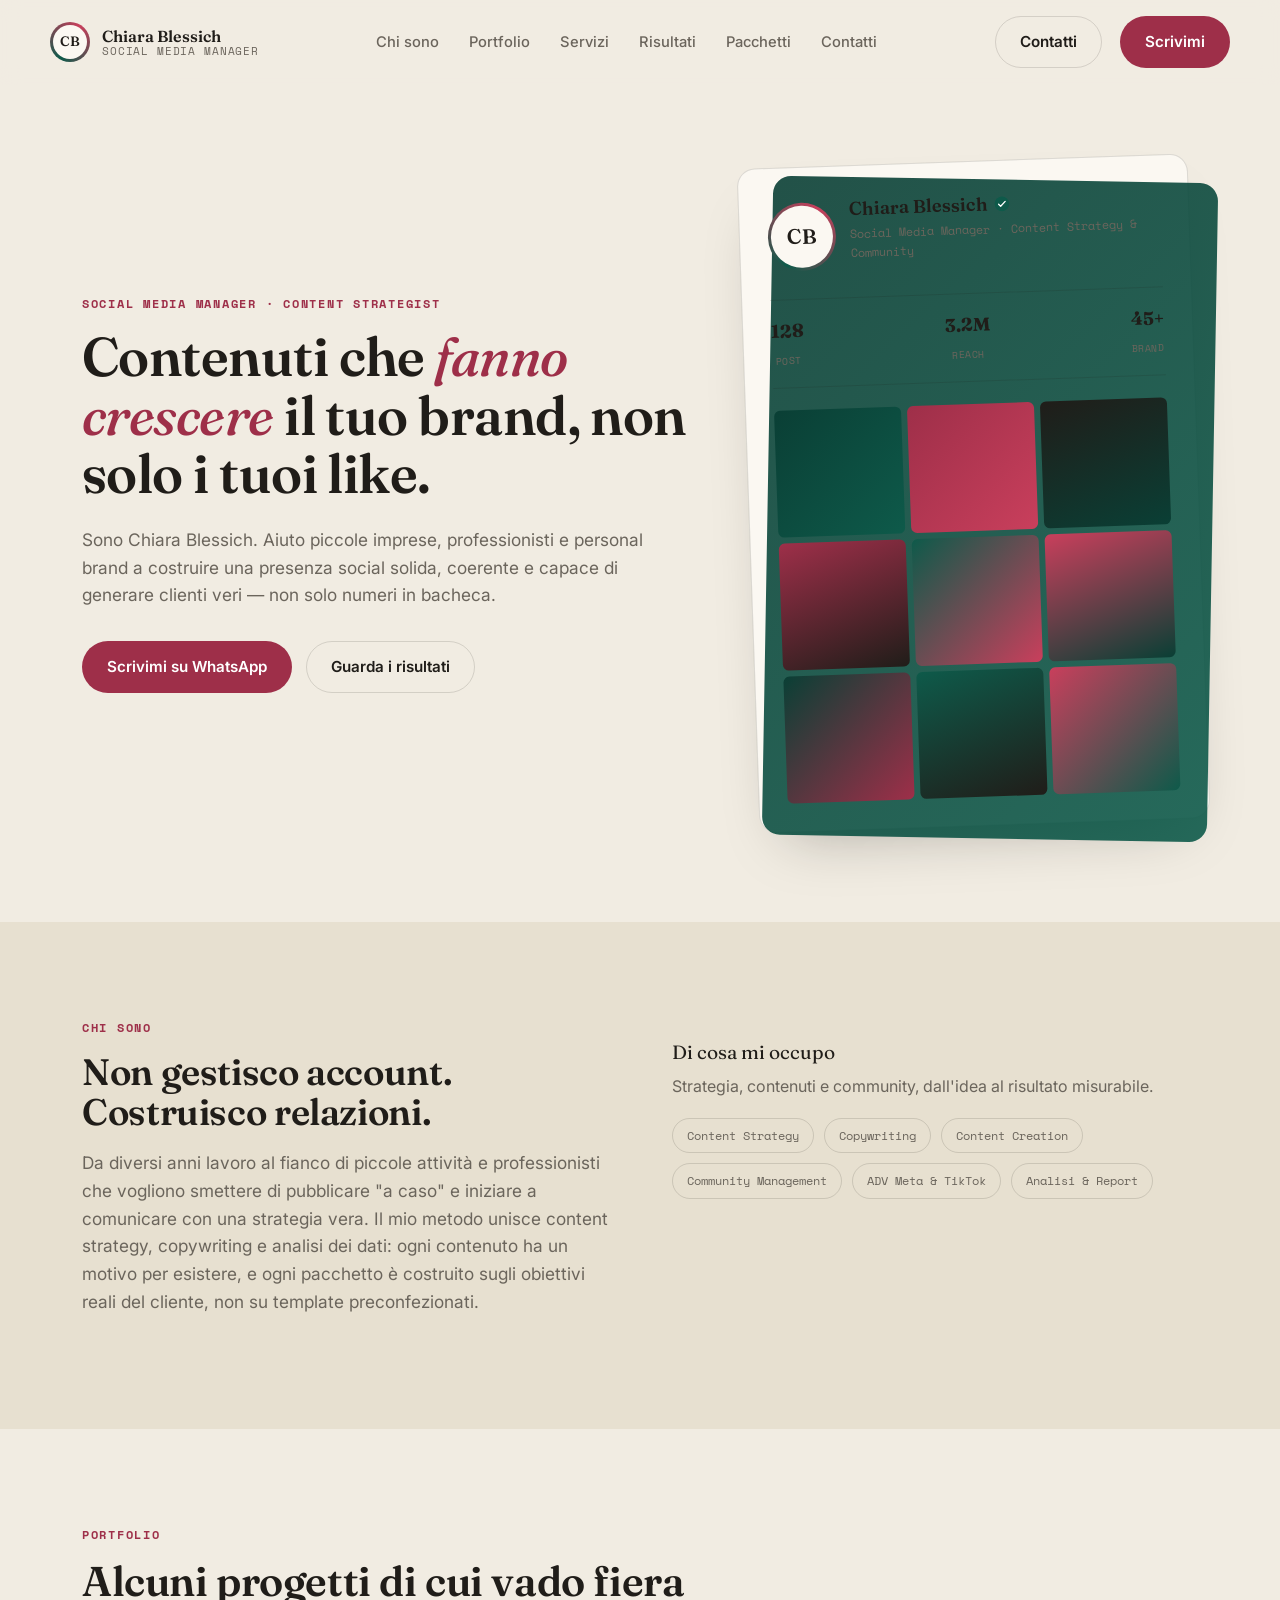
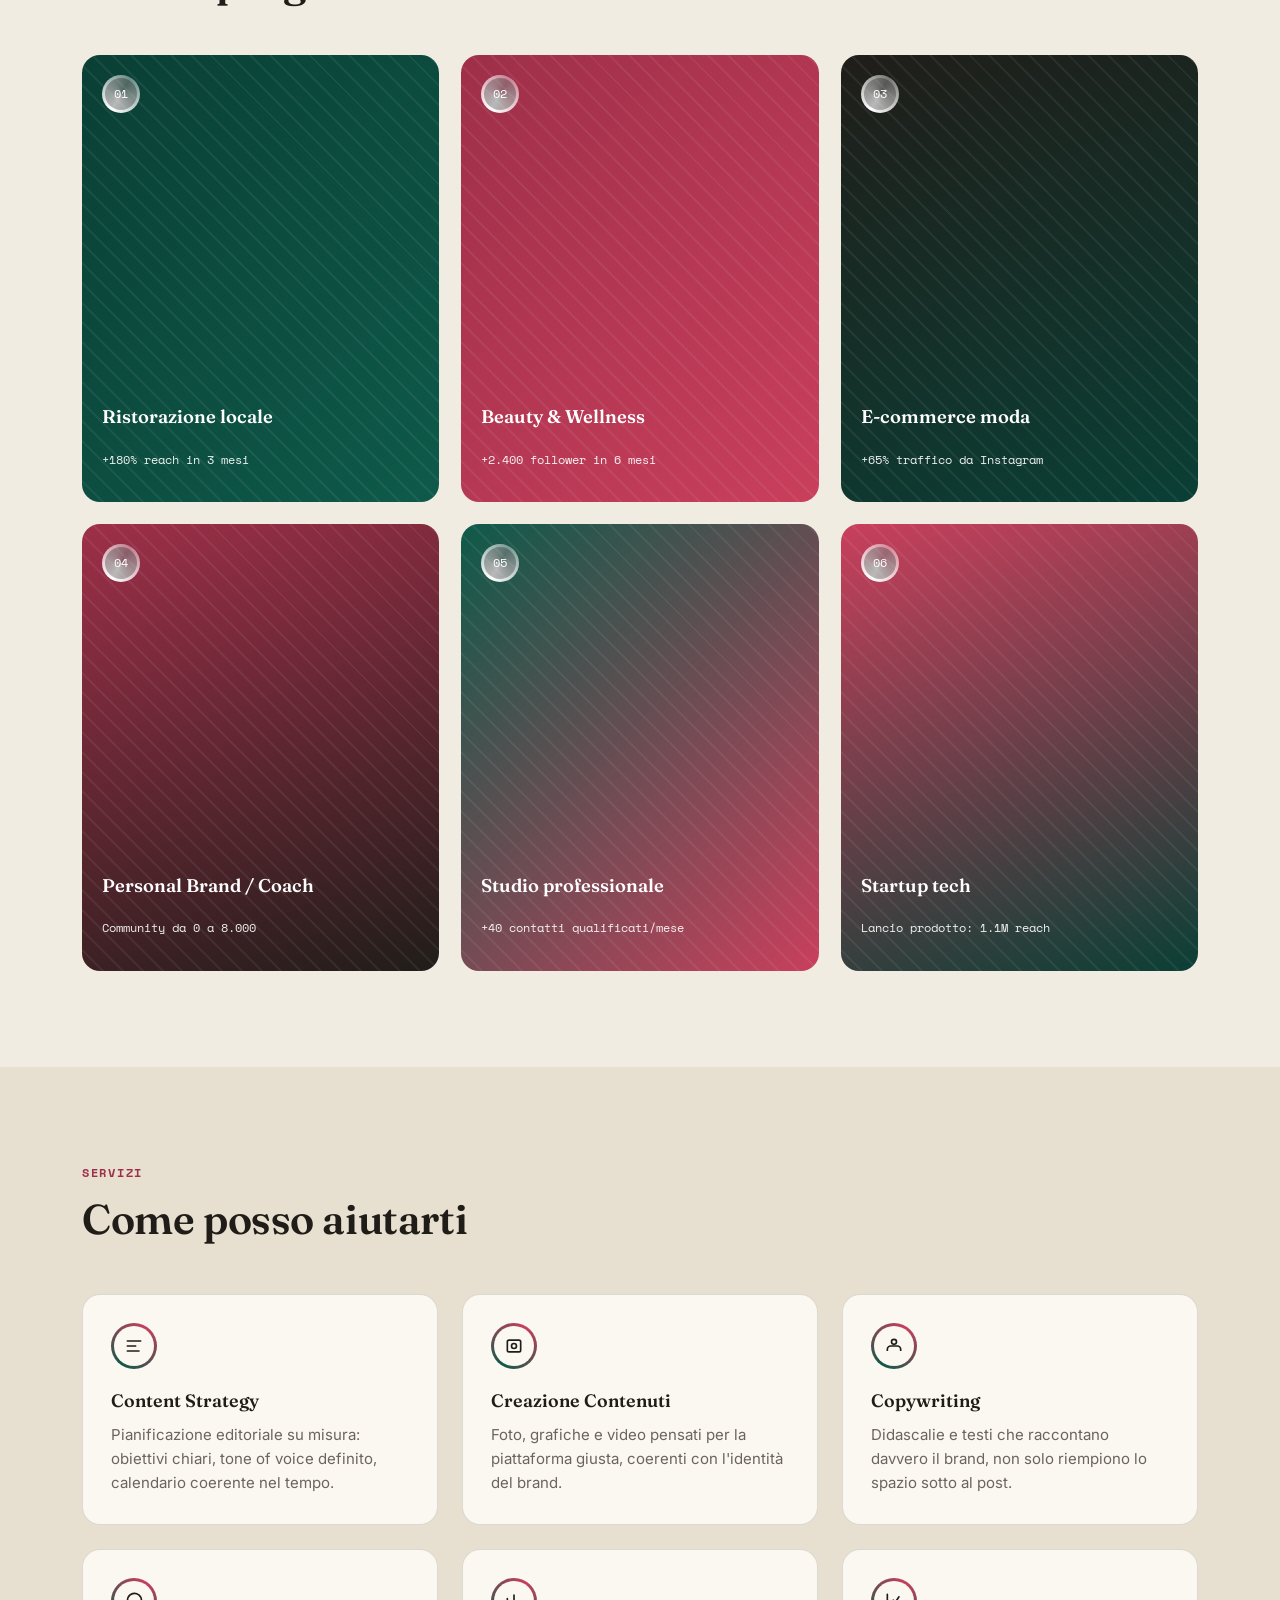
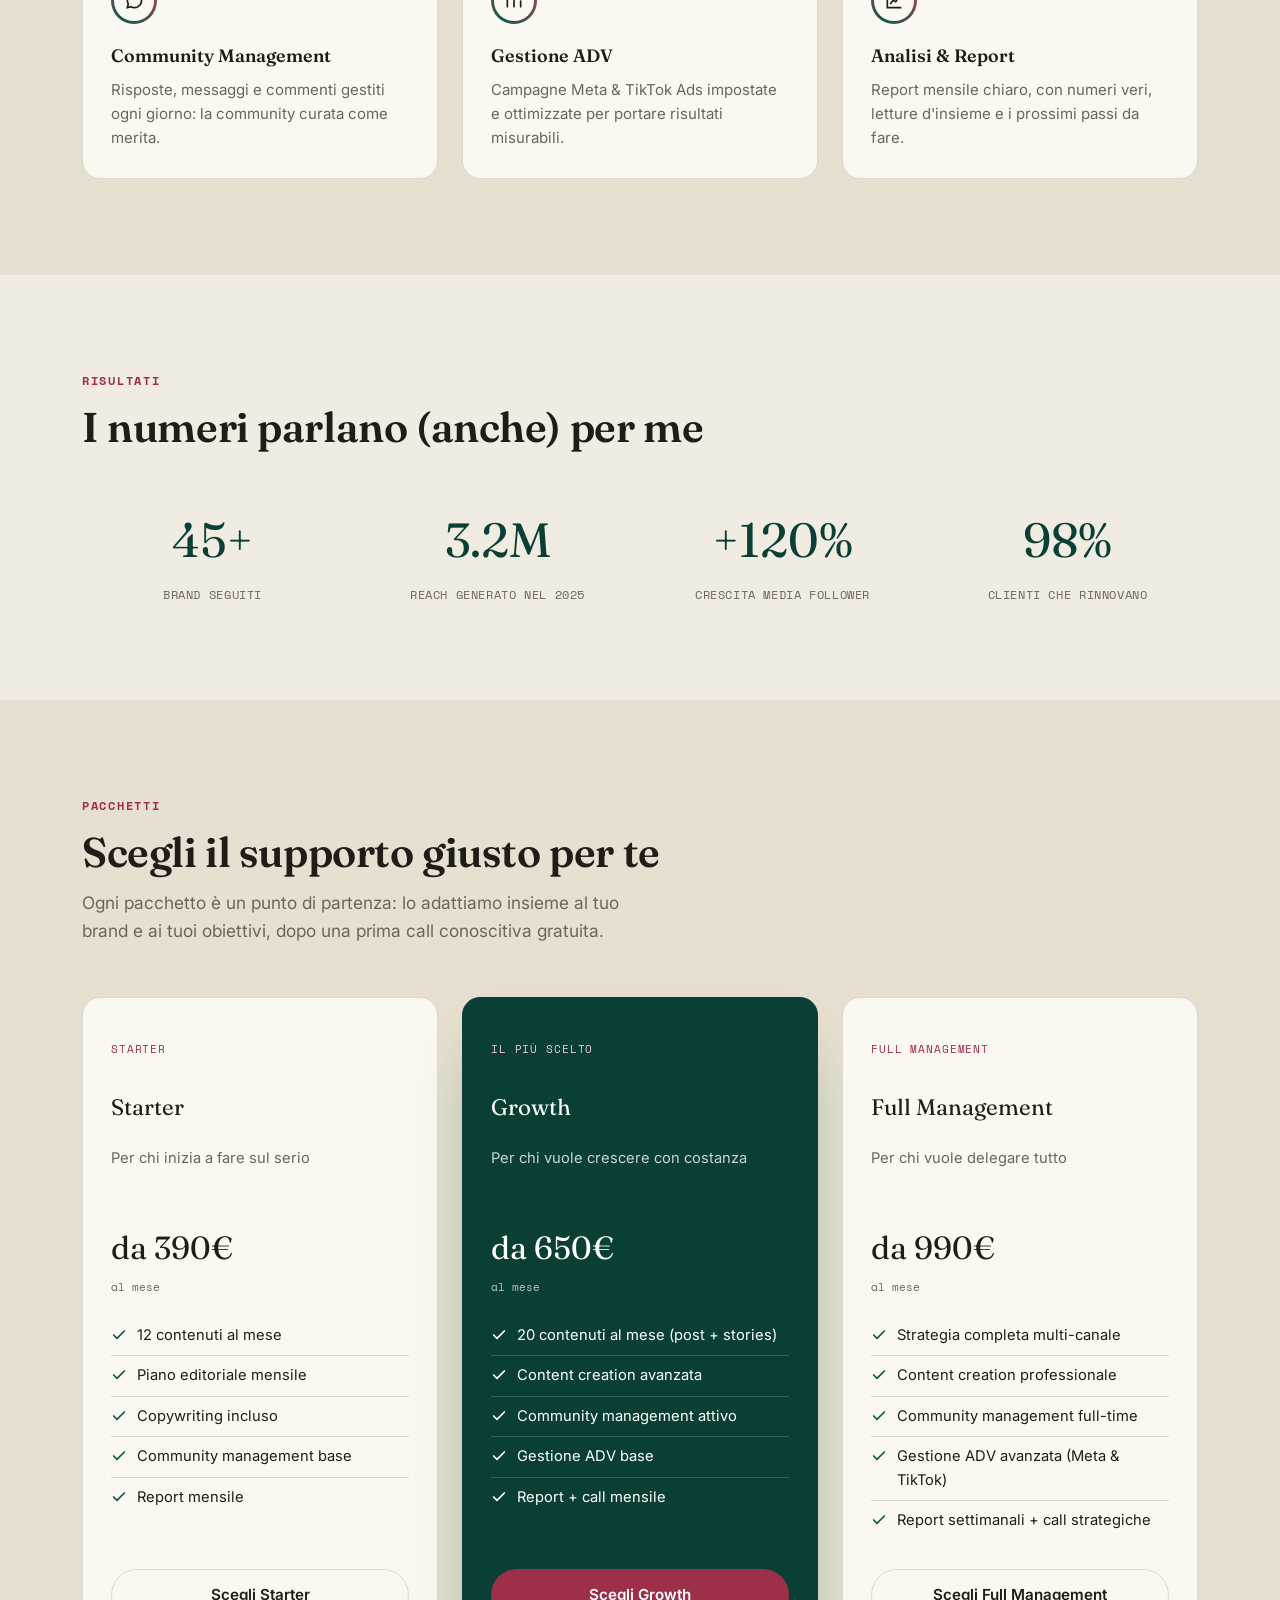
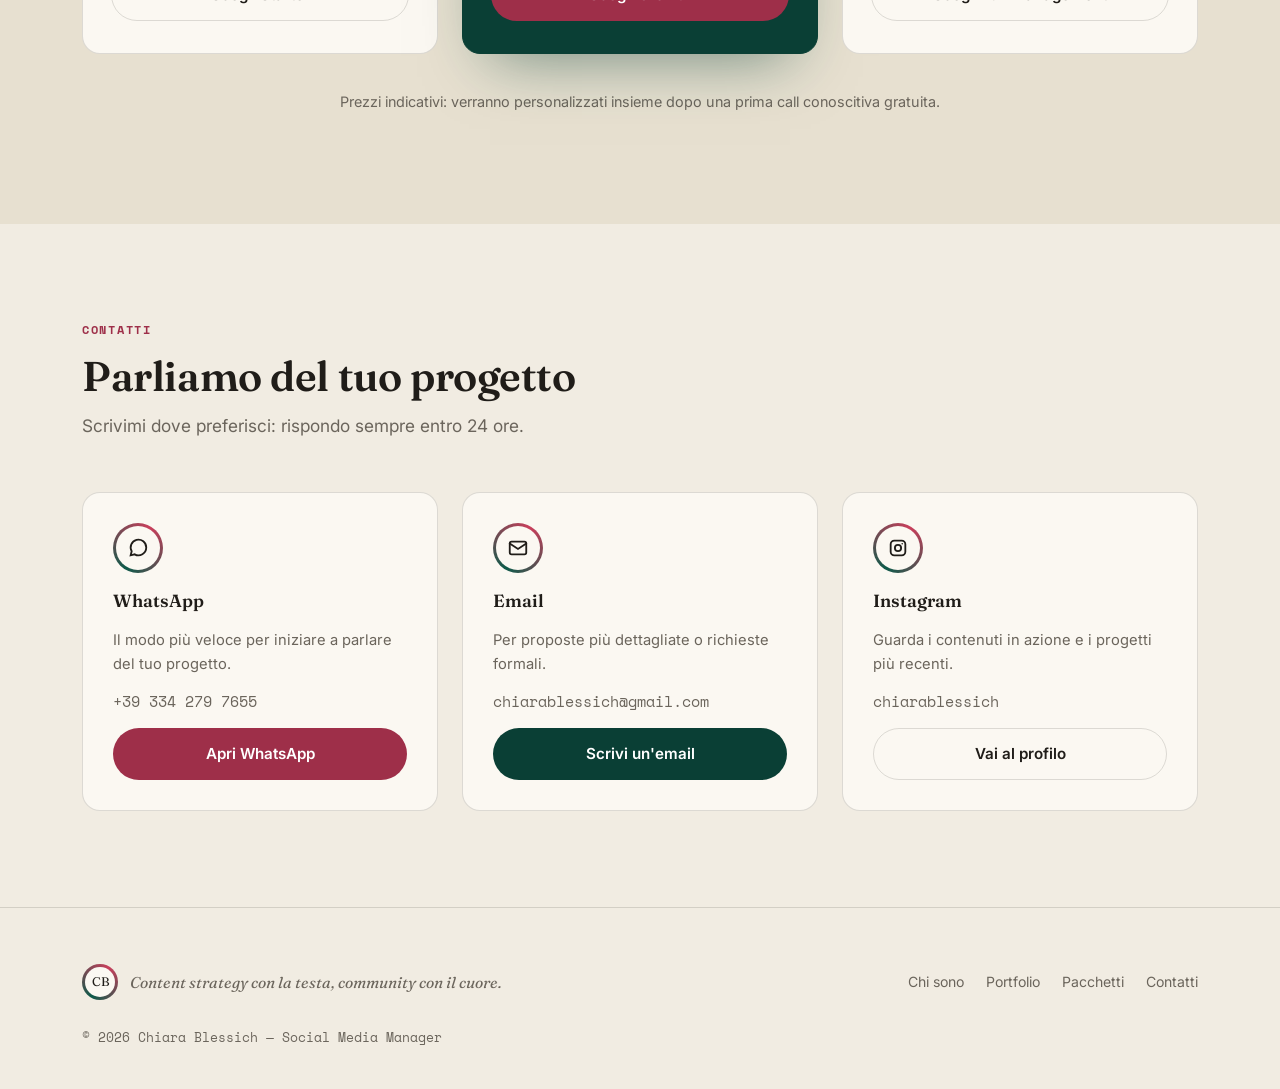
<file: Portfolio-Chiara/index.html>
<!DOCTYPE html>
<html lang="it">
<head>
<meta charset="UTF-8">
<meta name="viewport" content="width=device-width, initial-scale=1.0">
<title>Chiara Blessich — Social Media Manager</title>
<!--
  NOTE PER CHI MODIFICA QUESTO FILE:
  - Numero WhatsApp placeholder: cercare "393330000000" e sostituirlo con il numero reale (formato internazionale, senza + e senza spazi).
  - Email placeholder: "info@chiarablessich.it" — sostituire con l'indirizzo reale.
  - Instagram placeholder: "@chiarablessich" / link "https://instagram.com/chiarablessich" — sostituire con il profilo reale.
  - Prezzi dei pacchetti e statistiche sono indicativi/di esempio: da aggiornare con i dati reali.
-->
<link rel="preconnect" href="https://fonts.googleapis.com">
<link rel="preconnect" href="https://fonts.gstatic.com" crossorigin>
<link href="https://fonts.googleapis.com/css2?family=Fraunces:ital,opsz,wght@0,9..144,300..900;1,9..144,300..900&family=Inter:wght@400;500;600;700&family=Space+Mono:wght@400;700&display=swap" rel="stylesheet">
<style>
  :root{
    --bone: #F1ECE2;
    --bone-deep: #E7E0D0;
    --card: #FBF8F2;
    --ink: #201D19;
    --ink-soft: #6B655C;
    --teal: #0E5A4A;
    --teal-deep: #0A3F35;
    --raspberry: #C93F5C;
    --raspberry-deep: #9E2F49;
    --line: rgba(32,29,25,0.14);
    --radius: 18px;
    --maxw: 1180px;
  }

  *{ box-sizing:border-box; }
  html{ scroll-behavior:smooth; }
  body{
    margin:0;
    background:var(--bone);
    color:var(--ink);
    font-family:'Inter', sans-serif;
    font-size:16px;
    line-height:1.6;
    -webkit-font-smoothing:antialiased;
  }
  img,svg{ display:block; max-width:100%; }
  a{ color:inherit; text-decoration:none; }
  ul{ margin:0; padding:0; list-style:none; }
  section{ scroll-margin-top:88px; }

  .wrap{ max-width:var(--maxw); margin:0 auto; padding:0 32px; }
  @media (max-width:640px){ .wrap{ padding:0 20px; } }

  .eyebrow{
    font-family:'Space Mono', monospace;
    font-size:0.78rem;
    letter-spacing:0.14em;
    text-transform:uppercase;
    color:var(--raspberry-deep);
    font-weight:700;
    margin:0 0 14px;
  }
  h1,h2,h3{
    font-family:'Fraunces', serif;
    font-weight:600;
    color:var(--ink);
    margin:0;
  }
  .heading-lg{
    font-size:clamp(2.1rem, 4.4vw, 3.4rem);
    line-height:1.08;
    letter-spacing:-0.01em;
  }
  .heading-lg em{
    font-style:italic;
    font-weight:500;
    color:var(--raspberry-deep);
  }
  .lede{
    font-size:1.08rem;
    color:var(--ink-soft);
    max-width:52ch;
  }

  /* ---------- Ring signature system ---------- */
  .ring{
    border-radius:50%;
    padding:3px;
    background:conic-gradient(from 210deg, var(--teal), var(--raspberry), var(--teal));
    display:inline-flex;
    align-items:center;
    justify-content:center;
    flex-shrink:0;
  }
  .ring-inner{
    width:100%; height:100%;
    border-radius:50%;
    background:var(--card);
    display:flex;
    align-items:center;
    justify-content:center;
    font-family:'Fraunces', serif;
    color:var(--ink);
  }

  /* ---------- Buttons ---------- */
  .btn{
    display:inline-flex;
    align-items:center;
    gap:8px;
    font-family:'Inter', sans-serif;
    font-weight:600;
    font-size:0.95rem;
    padding:13px 24px;
    border-radius:999px;
    border:1.5px solid transparent;
    cursor:pointer;
    transition:transform .18s ease, box-shadow .18s ease, background .18s ease;
    white-space:nowrap;
  }
  .btn:hover{ transform:translateY(-2px); }
  .btn-primary{ background:var(--raspberry-deep); color:#fff; }
  .btn-primary:hover{ box-shadow:0 10px 24px -8px rgba(158,47,73,0.55); }
  .btn-ghost{ background:transparent; color:var(--ink); border-color:var(--line); }
  .btn-ghost:hover{ border-color:var(--ink); }
  .btn-block{ width:100%; justify-content:center; }
  .btn-teal{ background:var(--teal-deep); color:#fff; }
  .btn-teal:hover{ box-shadow:0 10px 24px -8px rgba(10,63,53,0.5); }

  /* ---------- Nav ---------- */
  header{
    position:sticky; top:0; z-index:50;
    background:rgba(241,236,226,0.86);
    backdrop-filter:blur(10px);
    border-bottom:1px solid transparent;
    transition:border-color .25s ease;
  }
  header.scrolled{ border-bottom-color:var(--line); }
  .nav{
    display:flex; align-items:center; justify-content:space-between;
    padding:16px 0;
  }
  .nav-brand{ display:flex; align-items:center; gap:12px; }
  .nav-brand .ring{ width:40px; height:40px; }
  .nav-brand .ring-inner{ font-size:0.85rem; font-weight:600; }
  .nav-brand-text{ display:flex; flex-direction:column; line-height:1.15; }
  .nav-brand-name{ font-family:'Fraunces', serif; font-weight:600; font-size:1rem; }
  .nav-brand-role{ font-family:'Space Mono', monospace; font-size:0.66rem; letter-spacing:0.08em; text-transform:uppercase; color:var(--ink-soft); }

  .nav-links{ display:flex; align-items:center; gap:30px; }
  .nav-links a{
    font-size:0.92rem; font-weight:500; color:var(--ink-soft);
    position:relative; padding:4px 0;
  }
  .nav-links a::after{
    content:''; position:absolute; left:0; right:0; bottom:-2px; height:2px;
    background:var(--raspberry); transform:scaleX(0); transform-origin:left;
    transition:transform .2s ease;
  }
  .nav-links a:hover{ color:var(--ink); }
  .nav-links a:hover::after{ transform:scaleX(1); }
  .nav-cta{ display:flex; align-items:center; gap:18px; }
  .nav-toggle{ display:none; background:none; border:none; cursor:pointer; padding:6px; }
  .nav-toggle span{ display:block; width:22px; height:2px; background:var(--ink); margin:5px 0; }

  @media (max-width:860px){
    .nav-links{
      position:absolute; top:100%; left:0; right:0;
      background:var(--bone); flex-direction:column; align-items:flex-start;
      gap:0; padding:8px 32px 20px; border-bottom:1px solid var(--line);
      display:none;
    }
    .nav-links.open{ display:flex; }
    .nav-links a{ width:100%; padding:12px 0; border-bottom:1px solid var(--line); }
    .nav-links a:last-child{ border-bottom:none; }
    .nav-cta .btn-ghost{ display:none; }
    .nav-toggle{ display:block; }
  }

  /* ---------- Reveal ---------- */
  .reveal{ opacity:0; transform:translateY(18px); transition:opacity .6s ease, transform .6s ease; }
  .reveal.is-visible{ opacity:1; transform:translateY(0); }
  @media (prefers-reduced-motion: reduce){
    .reveal{ opacity:1; transform:none; transition:none; }
    .btn:hover{ transform:none; }
  }

  /* ---------- Hero ---------- */
  .hero{ padding:76px 0 96px; }
  .hero-grid{
    display:grid; grid-template-columns:1.15fr 0.85fr; gap:56px; align-items:center;
  }
  .hero-ctas{ display:flex; gap:14px; margin-top:32px; flex-wrap:wrap; }

  .profile-card{
    position:relative;
    background:var(--card);
    border:1px solid var(--line);
    border-radius:var(--radius);
    padding:28px;
    transform:rotate(-2deg);
    box-shadow:0 30px 60px -30px rgba(32,29,25,0.35);
  }
  .profile-card::before{
    content:'';
    position:absolute; inset:18px -14px -14px 18px;
    background:linear-gradient(135deg, var(--teal-deep), var(--teal));
    border-radius:var(--radius);
    z-index:-1;
    transform:rotate(3deg);
    opacity:0.9;
  }
  .profile-head{ display:flex; align-items:center; gap:14px; }
  .profile-head .ring{ width:68px; height:68px; }
  .profile-head .ring-inner{ font-size:1.3rem; font-weight:600; }
  .profile-name-row{ display:flex; align-items:center; gap:6px; }
  .profile-name{ font-family:'Fraunces', serif; font-weight:600; font-size:1.15rem; }
  .profile-bio{ font-family:'Space Mono', monospace; font-size:0.74rem; color:var(--ink-soft); margin-top:2px; }
  .check{ width:16px; height:16px; }

  .profile-stats{
    display:flex; justify-content:space-between;
    margin:22px 0; padding:16px 0; border-top:1px solid var(--line); border-bottom:1px solid var(--line);
  }
  .profile-stat{ text-align:center; }
  .profile-stat b{ display:block; font-family:'Fraunces', serif; font-size:1.15rem; }
  .profile-stat span{ font-family:'Space Mono', monospace; font-size:0.62rem; text-transform:uppercase; letter-spacing:0.06em; color:var(--ink-soft); }

  .mini-grid{ display:grid; grid-template-columns:repeat(3,1fr); gap:6px; }
  .mini-grid div{ aspect-ratio:1; border-radius:6px; }

  @media (max-width:960px){
    .hero-grid{ grid-template-columns:1fr; }
    .profile-card{ max-width:380px; margin:0 auto; transform:rotate(0); }
    .profile-card::before{ display:none; }
  }

  /* ---------- Section shells ---------- */
  .section{ padding:96px 0; }
  .section-alt{ background:var(--bone-deep); }
  .section-head{ max-width:640px; margin-bottom:52px; }

  /* ---------- About ---------- */
  .about-grid{ display:grid; grid-template-columns:1fr 1fr; gap:64px; align-items:start; }
  .tag-list{ display:flex; flex-wrap:wrap; gap:10px; margin-top:18px; }
  .tag-list span{
    font-family:'Space Mono', monospace; font-size:0.78rem;
    border:1px solid var(--line); border-radius:999px; padding:7px 14px; color:var(--ink-soft);
  }
  .about-sub{ font-family:'Fraunces', serif; font-size:1.2rem; margin-bottom:6px; }
  @media (max-width:860px){ .about-grid{ grid-template-columns:1fr; gap:36px; } }

  /* ---------- Portfolio ---------- */
  .portfolio-grid{ display:grid; grid-template-columns:repeat(3,1fr); gap:22px; }
  .tile{
    position:relative; border-radius:var(--radius); overflow:hidden;
    aspect-ratio:4/5; padding:20px; display:flex; flex-direction:column; justify-content:space-between;
    color:#fff; transition:transform .3s ease;
  }
  .tile:hover{ transform:translateY(-6px); }
  .tile .ring{ width:38px; height:38px; background:conic-gradient(from 210deg, #fff, rgba(255,255,255,0.4), #fff); }
  .tile .ring-inner{ background:rgba(0,0,0,0.28); color:#fff; font-family:'Space Mono', monospace; font-size:0.78rem; }
  .tile-cat{ font-family:'Fraunces', serif; font-size:1.15rem; font-weight:600; }
  .tile-stat{ font-family:'Space Mono', monospace; font-size:0.78rem; opacity:0.92; margin-top:6px; }

  .t1{ background:linear-gradient(135deg, var(--teal-deep), var(--teal)); }
  .t2{ background:linear-gradient(135deg, var(--raspberry-deep), var(--raspberry)); }
  .t3{ background:linear-gradient(160deg, var(--ink), var(--teal-deep)); }
  .t4{ background:linear-gradient(160deg, var(--raspberry-deep), var(--ink)); }
  .t5{ background:linear-gradient(135deg, var(--teal), var(--raspberry)); }
  .t6{ background:linear-gradient(160deg, var(--raspberry), var(--teal-deep)); }
  .tile::after{
    content:''; position:absolute; inset:0;
    background-image:repeating-linear-gradient(45deg, rgba(255,255,255,0.06) 0 2px, transparent 2px 14px);
    pointer-events:none;
  }

  @media (max-width:860px){ .portfolio-grid{ grid-template-columns:repeat(2,1fr); } }
  @media (max-width:560px){ .portfolio-grid{ grid-template-columns:1fr; } }

  /* ---------- Servizi ---------- */
  .services-grid{ display:grid; grid-template-columns:repeat(3,1fr); gap:24px; }
  .service-card{
    background:var(--card); border:1px solid var(--line); border-radius:var(--radius);
    padding:28px; transition:transform .25s ease, box-shadow .25s ease;
  }
  .service-card:hover{ transform:translateY(-4px); box-shadow:0 20px 40px -24px rgba(32,29,25,0.3); }
  .service-card .ring{ width:46px; height:46px; margin-bottom:18px; }
  .service-card h3{ font-size:1.12rem; margin-bottom:8px; }
  .service-card p{ color:var(--ink-soft); font-size:0.94rem; margin:0; }
  @media (max-width:860px){ .services-grid{ grid-template-columns:1fr 1fr; } }
  @media (max-width:560px){ .services-grid{ grid-template-columns:1fr; } }

  /* ---------- Risultati ---------- */
  .stats-band{ display:grid; grid-template-columns:repeat(4,1fr); gap:24px; text-align:center; }
  .stat-num{ font-family:'Fraunces', serif; font-size:clamp(2.2rem,4vw,3rem); color:var(--teal-deep); }
  .stat-label{ font-family:'Space Mono', monospace; font-size:0.76rem; color:var(--ink-soft); text-transform:uppercase; letter-spacing:0.05em; margin-top:6px; }
  @media (max-width:860px){ .stats-band{ grid-template-columns:1fr 1fr; row-gap:40px; } }

  /* ---------- Pacchetti ---------- */
  .pricing-grid{ display:grid; grid-template-columns:repeat(3,1fr); gap:24px; align-items:stretch; }
  .price-card{
    background:var(--card); border:1px solid var(--line); border-radius:var(--radius);
    padding:32px 28px; display:flex; flex-direction:column;
    transition:transform .25s ease, box-shadow .25s ease;
  }
  .price-card:hover{ transform:translateY(-4px); }
  .price-card.featured{
    background:var(--teal-deep); color:#fff; border-color:var(--teal-deep);
    box-shadow:0 30px 60px -28px rgba(10,63,53,0.55);
  }
  .price-badge{
    font-family:'Space Mono', monospace; font-size:0.68rem; letter-spacing:0.08em; text-transform:uppercase;
    color:var(--raspberry-deep); margin-bottom:10px;
  }
  .price-card.featured .price-badge{ color:#F2C9D2; }
  .price-name{ font-family:'Fraunces', serif; font-size:1.4rem; margin-bottom:6px; }
  .price-tagline{ font-size:0.92rem; color:var(--ink-soft); margin-bottom:20px; }
  .price-card.featured .price-tagline{ color:rgba(255,255,255,0.78); }
  .price-value{ font-family:'Fraunces', serif; font-size:2rem; margin-bottom:20px; }
  .price-value span{ font-family:'Space Mono', monospace; font-size:0.7rem; color:var(--ink-soft); display:block; margin-top:4px; }
  .price-card.featured .price-value span{ color:rgba(255,255,255,0.7); }
  .price-features{ margin:0 0 28px; flex-grow:1; }
  .price-features li{ display:flex; gap:10px; padding:8px 0; font-size:0.92rem; border-top:1px solid var(--line); }
  .price-card.featured .price-features li{ border-top-color:rgba(255,255,255,0.18); }
  .price-features li:first-child{ border-top:none; }
  .price-features svg{ flex-shrink:0; margin-top:3px; }

  @media (max-width:960px){ .pricing-grid{ grid-template-columns:1fr; max-width:440px; margin:0 auto; } }

  .pricing-note{ text-align:center; margin-top:36px; color:var(--ink-soft); font-size:0.9rem; }

  /* ---------- Contatti ---------- */
  .contact-grid{ display:grid; grid-template-columns:repeat(3,1fr); gap:24px; }
  .contact-card{
    background:var(--card); border:1px solid var(--line); border-radius:var(--radius);
    padding:30px; text-align:left; display:flex; flex-direction:column; gap:14px;
  }
  .contact-card .ring{ width:50px; height:50px; }
  .contact-card h3{ font-size:1.1rem; }
  .contact-card p{ color:var(--ink-soft); font-size:0.92rem; margin:0; }
  .contact-detail{ font-family:'Space Mono', monospace; font-size:0.82rem; color:var(--ink); word-break:break-word; }
  @media (max-width:860px){ .contact-grid{ grid-template-columns:1fr; } }

  .toast{
    position:fixed; bottom:26px; left:50%; transform:translateX(-50%) translateY(20px);
    background:var(--ink); color:#fff; padding:12px 20px; border-radius:999px;
    font-size:0.88rem; opacity:0; pointer-events:none; transition:opacity .25s ease, transform .25s ease;
    font-family:'Inter', sans-serif; z-index:100;
  }
  .toast.show{ opacity:1; transform:translateX(-50%) translateY(0); }

  /* ---------- Footer ---------- */
  footer{ padding:56px 0 40px; border-top:1px solid var(--line); }
  .footer-grid{ display:flex; justify-content:space-between; align-items:center; flex-wrap:wrap; gap:20px; }
  .footer-brand{ display:flex; align-items:center; gap:12px; }
  .footer-brand .ring{ width:36px; height:36px; }
  .footer-brand .ring-inner{ font-size:0.78rem; }
  .footer-tagline{ font-family:'Fraunces', serif; font-style:italic; color:var(--ink-soft); font-size:0.98rem; }
  .footer-links{ display:flex; gap:22px; }
  .footer-links a{ font-size:0.88rem; color:var(--ink-soft); }
  .footer-links a:hover{ color:var(--ink); }
  .footer-bottom{ margin-top:28px; font-size:0.8rem; color:var(--ink-soft); font-family:'Space Mono', monospace; }
</style>
</head>
<body>

<header id="siteHeader">
  <nav class="nav wrap">
    <div class="nav-brand">
      <div class="ring"><div class="ring-inner">CB</div></div>
      <div class="nav-brand-text">
        <span class="nav-brand-name">Chiara Blessich</span>
        <span class="nav-brand-role">Social Media Manager</span>
      </div>
    </div>
    <ul class="nav-links" id="navLinks">
      <li><a href="#chi-sono">Chi sono</a></li>
      <li><a href="#portfolio">Portfolio</a></li>
      <li><a href="#servizi">Servizi</a></li>
      <li><a href="#risultati">Risultati</a></li>
      <li><a href="#pacchetti">Pacchetti</a></li>
      <li><a href="#contatti">Contatti</a></li>
    </ul>
    <div class="nav-cta">
      <a href="#contatti" class="btn btn-ghost">Contatti</a>
      <a href="https://wa.me/334 279 7655" target="_blank" rel="noopener" class="btn btn-primary">Scrivimi</a>
      <button class="nav-toggle" id="navToggle" aria-label="Apri menu">
        <span></span><span></span><span></span>
      </button>
    </div>
  </nav>
</header>

<main>

  <!-- HERO -->
  <section class="hero">
    <div class="wrap hero-grid">
      <div>
        <p class="eyebrow">Social Media Manager · Content Strategist</p>
        <h1 class="heading-lg">Contenuti che <em>fanno crescere</em> il tuo brand, non solo i tuoi like.</h1>
        <p class="lede" style="margin-top:22px;">Sono Chiara Blessich. Aiuto piccole imprese, professionisti e personal brand a costruire una presenza social solida, coerente e capace di generare clienti veri — non solo numeri in bacheca.</p>
        <div class="hero-ctas">
          <a href="https://wa.me/3342797655" target="_blank" rel="noopener" class="btn btn-primary">Scrivimi su WhatsApp</a>
          <a href="#risultati" class="btn btn-ghost">Guarda i risultati</a>
        </div>
      </div>
      <div class="profile-card">
        <div class="profile-head">
          <div class="ring"><div class="ring-inner">CB</div></div>
          <div>
            <div class="profile-name-row">
              <span class="profile-name">Chiara Blessich</span>
              <svg class="check" viewBox="0 0 24 24" fill="none"><circle cx="12" cy="12" r="11" fill="#0E5A4A"/><path d="M7 12.5l3 3 7-7" stroke="#fff" stroke-width="2" stroke-linecap="round" stroke-linejoin="round"/></svg>
            </div>
            <p class="profile-bio">Social Media Manager · Content Strategy &amp; Community</p>
          </div>
        </div>
        <div class="profile-stats">
          <div class="profile-stat"><b>128</b><span>Post</span></div>
          <div class="profile-stat"><b>3.2M</b><span>Reach</span></div>
          <div class="profile-stat"><b>45+</b><span>Brand</span></div>
        </div>
        <div class="mini-grid">
          <div style="background:linear-gradient(135deg,#0A3F35,#0E5A4A)"></div>
          <div style="background:linear-gradient(135deg,#9E2F49,#C93F5C)"></div>
          <div style="background:linear-gradient(160deg,#201D19,#0A3F35)"></div>
          <div style="background:linear-gradient(160deg,#9E2F49,#201D19)"></div>
          <div style="background:linear-gradient(135deg,#0E5A4A,#C93F5C)"></div>
          <div style="background:linear-gradient(160deg,#C93F5C,#0A3F35)"></div>
          <div style="background:linear-gradient(135deg,#0A3F35,#9E2F49)"></div>
          <div style="background:linear-gradient(160deg,#0E5A4A,#201D19)"></div>
          <div style="background:linear-gradient(135deg,#C93F5C,#0E5A4A)"></div>
        </div>
      </div>
    </div>
  </section>

  <!-- CHI SONO -->
  <section class="section section-alt" id="chi-sono">
    <div class="wrap">
      <div class="about-grid">
        <div class="reveal">
          <p class="eyebrow">Chi sono</p>
          <h2 class="heading-lg" style="font-size:clamp(1.7rem,3vw,2.3rem)">Non gestisco account. Costruisco relazioni.</h2>
          <p class="lede" style="margin-top:18px; max-width:100%;">Da diversi anni lavoro al fianco di piccole attività e professionisti che vogliono smettere di pubblicare "a caso" e iniziare a comunicare con una strategia vera. Il mio metodo unisce content strategy, copywriting e analisi dei dati: ogni contenuto ha un motivo per esistere, e ogni pacchetto è costruito sugli obiettivi reali del cliente, non su template preconfezionati.</p>
        </div>
        <div class="reveal">
          <p class="about-sub">Di cosa mi occupo</p>
          <p style="color:var(--ink-soft); margin:0;">Strategia, contenuti e community, dall'idea al risultato misurabile.</p>
          <div class="tag-list">
            <span>Content Strategy</span>
            <span>Copywriting</span>
            <span>Content Creation</span>
            <span>Community Management</span>
            <span>ADV Meta &amp; TikTok</span>
            <span>Analisi &amp; Report</span>
          </div>
        </div>
      </div>
    </div>
  </section>

  <!-- PORTFOLIO -->
  <section class="section" id="portfolio">
    <div class="wrap">
      <div class="section-head reveal">
        <p class="eyebrow">Portfolio</p>
        <h2 class="heading-lg" style="font-size:clamp(1.8rem,3.4vw,2.6rem)">Alcuni progetti di cui vado fiera</h2>
      </div>
      <div class="portfolio-grid">
        <div class="tile t1 reveal">
          <div class="ring"><div class="ring-inner">01</div></div>
          <div><p class="tile-cat">Ristorazione locale</p><p class="tile-stat">+180% reach in 3 mesi</p></div>
        </div>
        <div class="tile t2 reveal">
          <div class="ring"><div class="ring-inner">02</div></div>
          <div><p class="tile-cat">Beauty &amp; Wellness</p><p class="tile-stat">+2.400 follower in 6 mesi</p></div>
        </div>
        <div class="tile t3 reveal">
          <div class="ring"><div class="ring-inner">03</div></div>
          <div><p class="tile-cat">E-commerce moda</p><p class="tile-stat">+65% traffico da Instagram</p></div>
        </div>
        <div class="tile t4 reveal">
          <div class="ring"><div class="ring-inner">04</div></div>
          <div><p class="tile-cat">Personal Brand / Coach</p><p class="tile-stat">Community da 0 a 8.000</p></div>
        </div>
        <div class="tile t5 reveal">
          <div class="ring"><div class="ring-inner">05</div></div>
          <div><p class="tile-cat">Studio professionale</p><p class="tile-stat">+40 contatti qualificati/mese</p></div>
        </div>
        <div class="tile t6 reveal">
          <div class="ring"><div class="ring-inner">06</div></div>
          <div><p class="tile-cat">Startup tech</p><p class="tile-stat">Lancio prodotto: 1.1M reach</p></div>
        </div>
      </div>
    </div>
  </section>

  <!-- SERVIZI -->
  <section class="section section-alt" id="servizi">
    <div class="wrap">
      <div class="section-head reveal">
        <p class="eyebrow">Servizi</p>
        <h2 class="heading-lg" style="font-size:clamp(1.8rem,3.4vw,2.6rem)">Come posso aiutarti</h2>
      </div>
      <div class="services-grid">
        <div class="service-card reveal">
          <div class="ring"><div class="ring-inner">
            <svg width="20" height="20" viewBox="0 0 24 24" fill="none"><path d="M4 6h16M4 12h10M4 18h14" stroke="#201D19" stroke-width="2" stroke-linecap="round"/></svg>
          </div></div>
          <h3>Content Strategy</h3>
          <p>Pianificazione editoriale su misura: obiettivi chiari, tone of voice definito, calendario coerente nel tempo.</p>
        </div>
        <div class="service-card reveal">
          <div class="ring"><div class="ring-inner">
            <svg width="20" height="20" viewBox="0 0 24 24" fill="none"><rect x="4" y="5" width="16" height="14" rx="2" stroke="#201D19" stroke-width="2"/><circle cx="12" cy="12" r="3" stroke="#201D19" stroke-width="2"/></svg>
          </div></div>
          <h3>Creazione Contenuti</h3>
          <p>Foto, grafiche e video pensati per la piattaforma giusta, coerenti con l'identità del brand.</p>
        </div>
        <div class="service-card reveal">
          <div class="ring"><div class="ring-inner">
            <svg width="20" height="20" viewBox="0 0 24 24" fill="none"><path d="M4 18v-2a4 4 0 014-4h8a4 4 0 014 4v2" stroke="#201D19" stroke-width="2"/><circle cx="12" cy="7" r="3" stroke="#201D19" stroke-width="2"/></svg>
          </div></div>
          <h3>Copywriting</h3>
          <p>Didascalie e testi che raccontano davvero il brand, non solo riempiono lo spazio sotto al post.</p>
        </div>
        <div class="service-card reveal">
          <div class="ring"><div class="ring-inner">
            <svg width="20" height="20" viewBox="0 0 24 24" fill="none"><path d="M21 11.5a8.5 8.5 0 01-12.6 7.4L4 20l1.1-4.4A8.5 8.5 0 1121 11.5z" stroke="#201D19" stroke-width="2"/></svg>
          </div></div>
          <h3>Community Management</h3>
          <p>Risposte, messaggi e commenti gestiti ogni giorno: la community curata come merita.</p>
        </div>
        <div class="service-card reveal">
          <div class="ring"><div class="ring-inner">
            <svg width="20" height="20" viewBox="0 0 24 24" fill="none"><path d="M4 19V9M12 19V5M20 19v-7" stroke="#201D19" stroke-width="2" stroke-linecap="round"/></svg>
          </div></div>
          <h3>Gestione ADV</h3>
          <p>Campagne Meta &amp; TikTok Ads impostate e ottimizzate per portare risultati misurabili.</p>
        </div>
        <div class="service-card reveal">
          <div class="ring"><div class="ring-inner">
            <svg width="20" height="20" viewBox="0 0 24 24" fill="none"><path d="M4 4v16h16" stroke="#201D19" stroke-width="2" stroke-linecap="round"/><path d="M8 15l3-4 3 2 4-6" stroke="#201D19" stroke-width="2" stroke-linecap="round" stroke-linejoin="round"/></svg>
          </div></div>
          <h3>Analisi &amp; Report</h3>
          <p>Report mensile chiaro, con numeri veri, letture d'insieme e i prossimi passi da fare.</p>
        </div>
      </div>
    </div>
  </section>

  <!-- RISULTATI -->
  <section class="section" id="risultati">
    <div class="wrap">
      <div class="section-head reveal">
        <p class="eyebrow">Risultati</p>
        <h2 class="heading-lg" style="font-size:clamp(1.8rem,3.4vw,2.6rem)">I numeri parlano (anche) per me</h2>
      </div>
      <div class="stats-band">
        <div class="reveal"><div class="stat-num">45+</div><div class="stat-label">Brand seguiti</div></div>
        <div class="reveal"><div class="stat-num">3.2M</div><div class="stat-label">Reach generato nel 2025</div></div>
        <div class="reveal"><div class="stat-num">+120%</div><div class="stat-label">Crescita media follower</div></div>
        <div class="reveal"><div class="stat-num">98%</div><div class="stat-label">Clienti che rinnovano</div></div>
      </div>
    </div>
  </section>

  <!-- PACCHETTI -->
  <section class="section section-alt" id="pacchetti">
    <div class="wrap">
      <div class="section-head reveal">
        <p class="eyebrow">Pacchetti</p>
        <h2 class="heading-lg" style="font-size:clamp(1.8rem,3.4vw,2.6rem)">Scegli il supporto giusto per te</h2>
        <p class="lede" style="margin-top:14px;">Ogni pacchetto è un punto di partenza: lo adattiamo insieme al tuo brand e ai tuoi obiettivi, dopo una prima call conoscitiva gratuita.</p>
      </div>
      <div class="pricing-grid">

        <div class="price-card reveal">
          <p class="price-badge">Starter</p>
          <p class="price-name">Starter</p>
          <p class="price-tagline">Per chi inizia a fare sul serio</p>
          <p class="price-value">da 390€<span>al mese</span></p>
          <ul class="price-features">
            <li><svg width="16" height="16" viewBox="0 0 24 24" fill="none"><path d="M4 12l5 5L20 6" stroke="#0E5A4A" stroke-width="2.5" stroke-linecap="round" stroke-linejoin="round"/></svg> 12 contenuti al mese</li>
            <li><svg width="16" height="16" viewBox="0 0 24 24" fill="none"><path d="M4 12l5 5L20 6" stroke="#0E5A4A" stroke-width="2.5" stroke-linecap="round" stroke-linejoin="round"/></svg> Piano editoriale mensile</li>
            <li><svg width="16" height="16" viewBox="0 0 24 24" fill="none"><path d="M4 12l5 5L20 6" stroke="#0E5A4A" stroke-width="2.5" stroke-linecap="round" stroke-linejoin="round"/></svg> Copywriting incluso</li>
            <li><svg width="16" height="16" viewBox="0 0 24 24" fill="none"><path d="M4 12l5 5L20 6" stroke="#0E5A4A" stroke-width="2.5" stroke-linecap="round" stroke-linejoin="round"/></svg> Community management base</li>
            <li><svg width="16" height="16" viewBox="0 0 24 24" fill="none"><path d="M4 12l5 5L20 6" stroke="#0E5A4A" stroke-width="2.5" stroke-linecap="round" stroke-linejoin="round"/></svg> Report mensile</li>
          </ul>
          <a href="https://wa.me/393330000000?text=Ciao%20Chiara%2C%20sono%20interessato%2Fa%20al%20pacchetto%20Starter!" target="_blank" rel="noopener" class="btn btn-ghost btn-block">Scegli Starter</a>
        </div>

        <div class="price-card featured reveal">
          <p class="price-badge">Il più scelto</p>
          <p class="price-name">Growth</p>
          <p class="price-tagline">Per chi vuole crescere con costanza</p>
          <p class="price-value">da 650€<span>al mese</span></p>
          <ul class="price-features">
            <li><svg width="16" height="16" viewBox="0 0 24 24" fill="none"><path d="M4 12l5 5L20 6" stroke="#fff" stroke-width="2.5" stroke-linecap="round" stroke-linejoin="round"/></svg> 20 contenuti al mese (post + stories)</li>
            <li><svg width="16" height="16" viewBox="0 0 24 24" fill="none"><path d="M4 12l5 5L20 6" stroke="#fff" stroke-width="2.5" stroke-linecap="round" stroke-linejoin="round"/></svg> Content creation avanzata</li>
            <li><svg width="16" height="16" viewBox="0 0 24 24" fill="none"><path d="M4 12l5 5L20 6" stroke="#fff" stroke-width="2.5" stroke-linecap="round" stroke-linejoin="round"/></svg> Community management attivo</li>
            <li><svg width="16" height="16" viewBox="0 0 24 24" fill="none"><path d="M4 12l5 5L20 6" stroke="#fff" stroke-width="2.5" stroke-linecap="round" stroke-linejoin="round"/></svg> Gestione ADV base</li>
            <li><svg width="16" height="16" viewBox="0 0 24 24" fill="none"><path d="M4 12l5 5L20 6" stroke="#fff" stroke-width="2.5" stroke-linecap="round" stroke-linejoin="round"/></svg> Report + call mensile</li>
          </ul>
          <a href="https://wa.me/393330000000?text=Ciao%20Chiara%2C%20sono%20interessato%2Fa%20al%20pacchetto%20Growth!" target="_blank" rel="noopener" class="btn btn-primary btn-block">Scegli Growth</a>
        </div>

        <div class="price-card reveal">
          <p class="price-badge">Full Management</p>
          <p class="price-name">Full Management</p>
          <p class="price-tagline">Per chi vuole delegare tutto</p>
          <p class="price-value">da 990€<span>al mese</span></p>
          <ul class="price-features">
            <li><svg width="16" height="16" viewBox="0 0 24 24" fill="none"><path d="M4 12l5 5L20 6" stroke="#0E5A4A" stroke-width="2.5" stroke-linecap="round" stroke-linejoin="round"/></svg> Strategia completa multi-canale</li>
            <li><svg width="16" height="16" viewBox="0 0 24 24" fill="none"><path d="M4 12l5 5L20 6" stroke="#0E5A4A" stroke-width="2.5" stroke-linecap="round" stroke-linejoin="round"/></svg> Content creation professionale</li>
            <li><svg width="16" height="16" viewBox="0 0 24 24" fill="none"><path d="M4 12l5 5L20 6" stroke="#0E5A4A" stroke-width="2.5" stroke-linecap="round" stroke-linejoin="round"/></svg> Community management full-time</li>
            <li><svg width="16" height="16" viewBox="0 0 24 24" fill="none"><path d="M4 12l5 5L20 6" stroke="#0E5A4A" stroke-width="2.5" stroke-linecap="round" stroke-linejoin="round"/></svg> Gestione ADV avanzata (Meta &amp; TikTok)</li>
            <li><svg width="16" height="16" viewBox="0 0 24 24" fill="none"><path d="M4 12l5 5L20 6" stroke="#0E5A4A" stroke-width="2.5" stroke-linecap="round" stroke-linejoin="round"/></svg> Report settimanali + call strategiche</li>
          </ul>
          <a href="https://wa.me/393330000000?text=Ciao%20Chiara%2C%20sono%20interessato%2Fa%20al%20pacchetto%20Full%20Management!" target="_blank" rel="noopener" class="btn btn-ghost btn-block">Scegli Full Management</a>
        </div>

      </div>
      <p class="pricing-note">Prezzi indicativi: verranno personalizzati insieme dopo una prima call conoscitiva gratuita.</p>
    </div>
  </section>

  <!-- CONTATTI -->
  <section class="section" id="contatti">
    <div class="wrap">
      <div class="section-head reveal">
        <p class="eyebrow">Contatti</p>
        <h2 class="heading-lg" style="font-size:clamp(1.8rem,3.4vw,2.6rem)">Parliamo del tuo progetto</h2>
        <p class="lede" style="margin-top:14px;">Scrivimi dove preferisci: rispondo sempre entro 24 ore.</p>
      </div>
      <div class="contact-grid">

        <div class="contact-card reveal">
          <div class="ring"><div class="ring-inner">
            <svg width="22" height="22" viewBox="0 0 24 24" fill="none"><path d="M21 11.5a8.5 8.5 0 01-12.6 7.4L4 20l1.1-4.4A8.5 8.5 0 1121 11.5z" stroke="#201D19" stroke-width="2"/></svg>
          </div></div>
          <h3>WhatsApp</h3>
          <p>Il modo più veloce per iniziare a parlare del tuo progetto.</p>
          <p class="contact-detail">+39 334 279 7655</p>
          <a href="https://wa.me/393342797655" target="_blank" rel="noopener" class="btn btn-primary btn-block">Apri WhatsApp</a>
        </div>

        <div class="contact-card reveal">
          <div class="ring"><div class="ring-inner">
            <svg width="22" height="22" viewBox="0 0 24 24" fill="none"><rect x="3" y="5" width="18" height="14" rx="2" stroke="#201D19" stroke-width="2"/><path d="M3 7l9 6 9-6" stroke="#201D19" stroke-width="2" stroke-linecap="round"/></svg>
          </div></div>
          <h3>Email</h3>
          <p>Per proposte più dettagliate o richieste formali.</p>
          <p class="contact-detail" id="emailDetail">chiarablessich@gmail.com</p>
          <a href="mailto:info@chiarablessich.it" class="btn btn-teal btn-block">Scrivi un'email</a>
        </div>

        <div class="contact-card reveal">
          <div class="ring"><div class="ring-inner">
            <svg width="22" height="22" viewBox="0 0 24 24" fill="none"><rect x="4" y="4" width="16" height="16" rx="4" stroke="#201D19" stroke-width="2"/><circle cx="12" cy="12" r="3.4" stroke="#201D19" stroke-width="2"/><circle cx="16.6" cy="7.4" r="0.9" fill="#201D19"/></svg>
          </div></div>
          <h3>Instagram</h3>
          <p>Guarda i contenuti in azione e i progetti più recenti.</p>
          <p class="contact-detail">chiarablessich</p>
          <a href="https://instagram.com/chiarablessich" target="_blank" rel="noopener" class="btn btn-ghost btn-block">Vai al profilo</a>
        </div>

      </div>
    </div>
  </section>

</main>

<footer>
  <div class="wrap footer-grid">
    <div class="footer-brand">
      <div class="ring"><div class="ring-inner">CB</div></div>
      <span class="footer-tagline">Content strategy con la testa, community con il cuore.</span>
    </div>
    <ul class="footer-links">
      <li><a href="#chi-sono">Chi sono</a></li>
      <li><a href="#portfolio">Portfolio</a></li>
      <li><a href="#pacchetti">Pacchetti</a></li>
      <li><a href="#contatti">Contatti</a></li>
    </ul>
  </div>
  <div class="wrap footer-bottom">© 2026 Chiara Blessich — Social Media Manager</div>
</footer>

<div class="toast" id="toast"></div>

<script>
  // Sticky header shadow on scroll
  const header = document.getElementById('siteHeader');
  window.addEventListener('scroll', () => {
    header.classList.toggle('scrolled', window.scrollY > 8);
  });

  // Mobile nav toggle
  const navToggle = document.getElementById('navToggle');
  const navLinks = document.getElementById('navLinks');
  navToggle.addEventListener('click', () => navLinks.classList.toggle('open'));
  navLinks.querySelectorAll('a').forEach(a => a.addEventListener('click', () => navLinks.classList.remove('open')));

  // Scroll reveal
  const reduceMotion = window.matchMedia('(prefers-reduced-motion: reduce)').matches;
  if (!reduceMotion && 'IntersectionObserver' in window) {
    const io = new IntersectionObserver((entries) => {
      entries.forEach(e => {
        if (e.isIntersecting) {
          e.target.classList.add('is-visible');
          io.unobserve(e.target);
        }
      });
    }, { threshold: 0.15 });
    document.querySelectorAll('.reveal').forEach(el => io.observe(el));
  } else {
    document.querySelectorAll('.reveal').forEach(el => el.classList.add('is-visible'));
  }

  // Copy email on click of the email detail text
  const emailDetail = document.getElementById('emailDetail');
  const toast = document.getElementById('toast');
  emailDetail.style.cursor = 'pointer';
  emailDetail.title = 'Clicca per copiare';
  emailDetail.addEventListener('click', () => {
    navigator.clipboard.writeText(emailDetail.textContent.trim()).then(() => {
      toast.textContent = 'Email copiata negli appunti';
      toast.classList.add('show');
      setTimeout(() => toast.classList.remove('show'), 2000);
    });
  });
</script>

</body>
</html>
</file>
